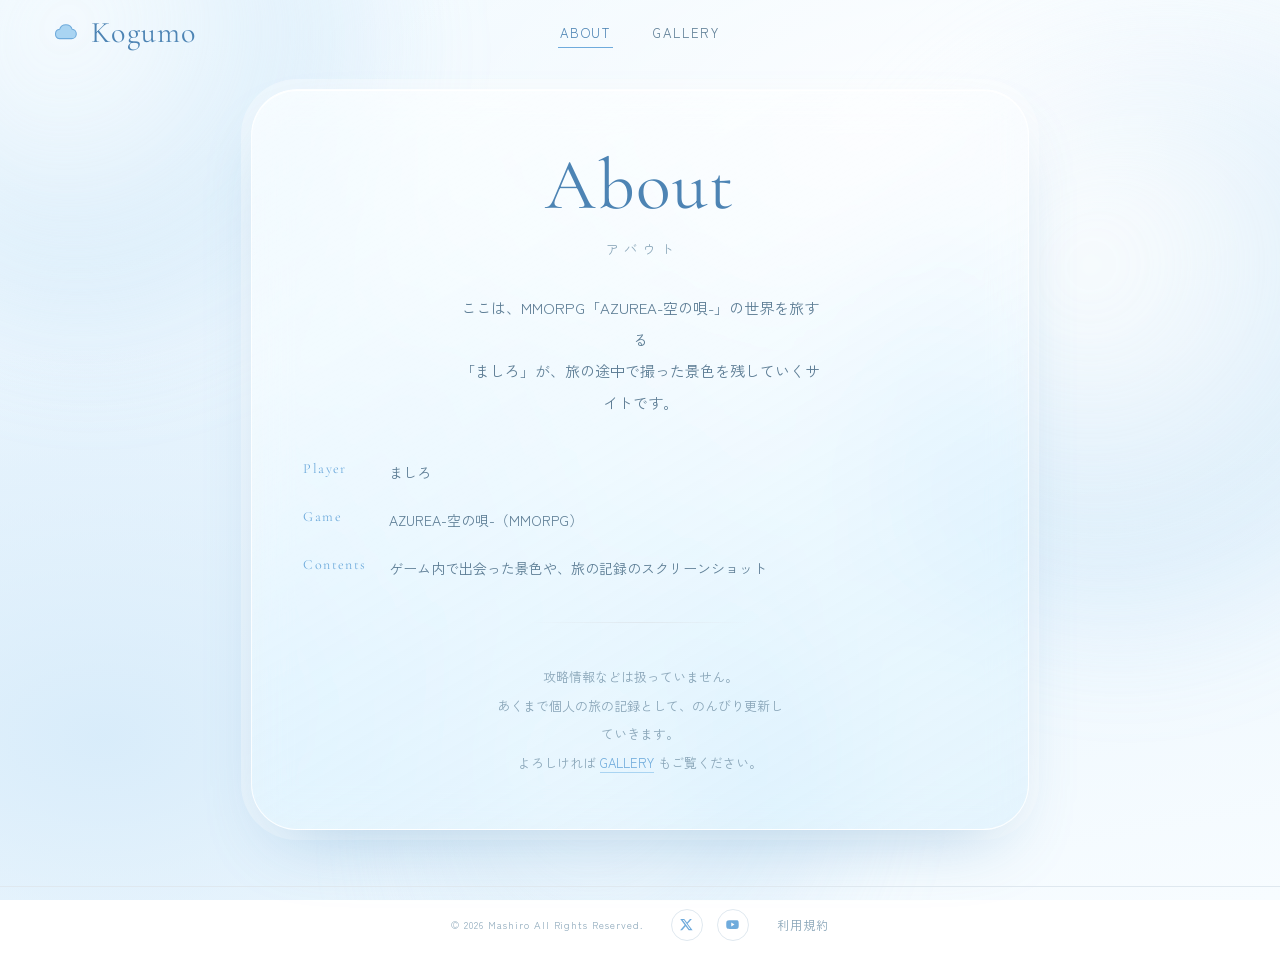
<file: about.html>
<!DOCTYPE html>
<html lang="ja">
<head>
<meta charset="UTF-8">
<meta name="viewport" content="width=device-width, initial-scale=1">
<title>Kogumo｜About</title>
<meta name="description" content="MMORPG「AZUREA-空の唄-」で遊ぶましろが、旅の記録を綴るサイトです。">

<link rel="preconnect" href="https://fonts.googleapis.com">
<link rel="preconnect" href="https://fonts.gstatic.com" crossorigin>
<link href="https://fonts.googleapis.com/css2?family=Cormorant+Garamond:wght@300;400;500&family=Zen+Kaku+Gothic+New:wght@400;500&family=Zen+Maru+Gothic:wght@400;500&display=swap" rel="stylesheet">
<link rel="stylesheet" href="styles.css">

<style>
/* このページだけで使うスタイル */
.about-title{
  text-align:center; margin-bottom:34px;
}
.about-title h1{
  margin:0; font-family:"Cormorant Garamond",serif; font-weight:400;
  font-size:clamp(46px,6vw,72px); letter-spacing:.02em; color:var(--blue-deep);
}
.about-title p{
  margin:10px 0 0; font-family:"Zen Maru Gothic",sans-serif;
  font-size:13px; letter-spacing:.42em; text-indent:.42em; color:var(--text-soft);
}

.about-lede{
  text-align:center; font-size:15px; line-height:2.1; color:var(--text);
  max-width:46ch; margin:0 auto 40px;
}

.about-grid{
  display:grid; grid-template-columns:auto 1fr; gap:20px 22px;
  align-items:start;
}
.about-grid dt{
  font-family:"Cormorant Garamond",serif; font-size:14px; letter-spacing:.1em;
  color:var(--blue-main); white-space:nowrap; padding-top:2px;
}
.about-grid dd{
  margin:0; font-size:14px; line-height:2; color:var(--text);
}

.about-divider{
  margin:40px auto; width:min(220px,70%); height:1px;
  background:linear-gradient(90deg, transparent, var(--gray-light), transparent);
}

.about-closing{
  text-align:center; font-size:13px; line-height:2.2; color:var(--text-soft);
  max-width:42ch; margin:0 auto;
}
.about-closing a{ color:var(--blue-main); border-bottom:1px solid var(--blue-pastel); }
.about-closing a:hover{ color:var(--blue-deep); }
</style>
</head>

<body>

<div class="aura" aria-hidden="true"><span></span><span></span><span></span></div>

<header class="header">
  <a class="brand" href="index.html">
    <svg viewBox="0 0 32 32" fill="none" aria-hidden="true">
      <path d="M9 22h13a5 5 0 0 0 .6-9.96A7 7 0 0 0 9.2 12.1 5 5 0 0 0 9 22Z" fill="#a9d4f2"/>
      <path d="M9 22h13a5 5 0 0 0 .6-9.96A7 7 0 0 0 9.2 12.1 5 5 0 0 0 9 22Z" stroke="#6fabdc" stroke-width="1.1"/>
    </svg>
    <span>Kogumo</span>
  </a>

  <nav class="nav" aria-label="メインメニュー">
    <a href="about.html" aria-current="page">ABOUT</a>
    <a href="index.html">GALLERY</a>
  </nav>

  <span aria-hidden="true"></span>
</header>

<main class="page-stage">
  <div class="glass-card">

    <div class="about-title">
      <h1>About</h1>
      <p>アバウト</p>
    </div>

    <p class="about-lede">
      ここは、MMORPG「AZUREA-空の唄-」の世界を旅する<br>
      「ましろ」が、旅の途中で撮った景色を残していくサイトです。
    </p>

    <dl class="about-grid">
      <dt>Player</dt>
      <dd>ましろ</dd>

      <dt>Game</dt>
      <dd>AZUREA-空の唄-（MMORPG）</dd>

      <dt>Contents</dt>
      <dd>ゲーム内で出会った景色や、旅の記録のスクリーンショット</dd>
    </dl>

    <div class="about-divider"></div>

    <p class="about-closing">
      攻略情報などは扱っていません。<br>
      あくまで個人の旅の記録として、のんびり更新していきます。<br>
      よろしければ <a href="index.html">GALLERY</a> もご覧ください。
    </p>

  </div>
</main>

<footer class="footer">
  <small>© 2026 Mashiro All Rights Reserved.</small>
  <div class="sns">
    <a href="https://x.com/ma_0v0_46" target="_blank" rel="noopener" aria-label="X">
      <svg viewBox="0 0 24 24" fill="currentColor"><path d="M17.5 3h3.1l-6.8 7.8L21.8 21h-6.3l-4.9-6.4L4.9 21H1.8l7.3-8.3L2 3h6.4l4.4 5.9L17.5 3Zm-1.1 16.1h1.7L7.7 4.8H5.9l10.5 14.3Z"/></svg>
    </a>
    <a href="https://www.youtube.com/channel/UCzoIOdyyVzX6etxbsx5LJBw/" target="_blank" rel="noopener" aria-label="YouTube">
      <svg viewBox="0 0 24 24" fill="currentColor"><path d="M22 12s0-3.3-.4-4.9a2.6 2.6 0 0 0-1.8-1.8C18.2 5 12 5 12 5s-6.2 0-7.8.4a2.6 2.6 0 0 0-1.8 1.8C2 8.7 2 12 2 12s0 3.3.4 4.9c.2.9.9 1.6 1.8 1.8 1.6.3 7.8.3 7.8.3s6.2 0 7.8-.4a2.6 2.6 0 0 0 1.8-1.8c.4-1.5.4-4.8.4-4.8Zm-12 3.1V8.9l5.2 3.1-5.2 3.1Z"/></svg>
    </a>
  </div>
  <nav>
    <a href="terms.html">利用規約</a>
  </nav>
</footer>

</body>
</html>
</file>
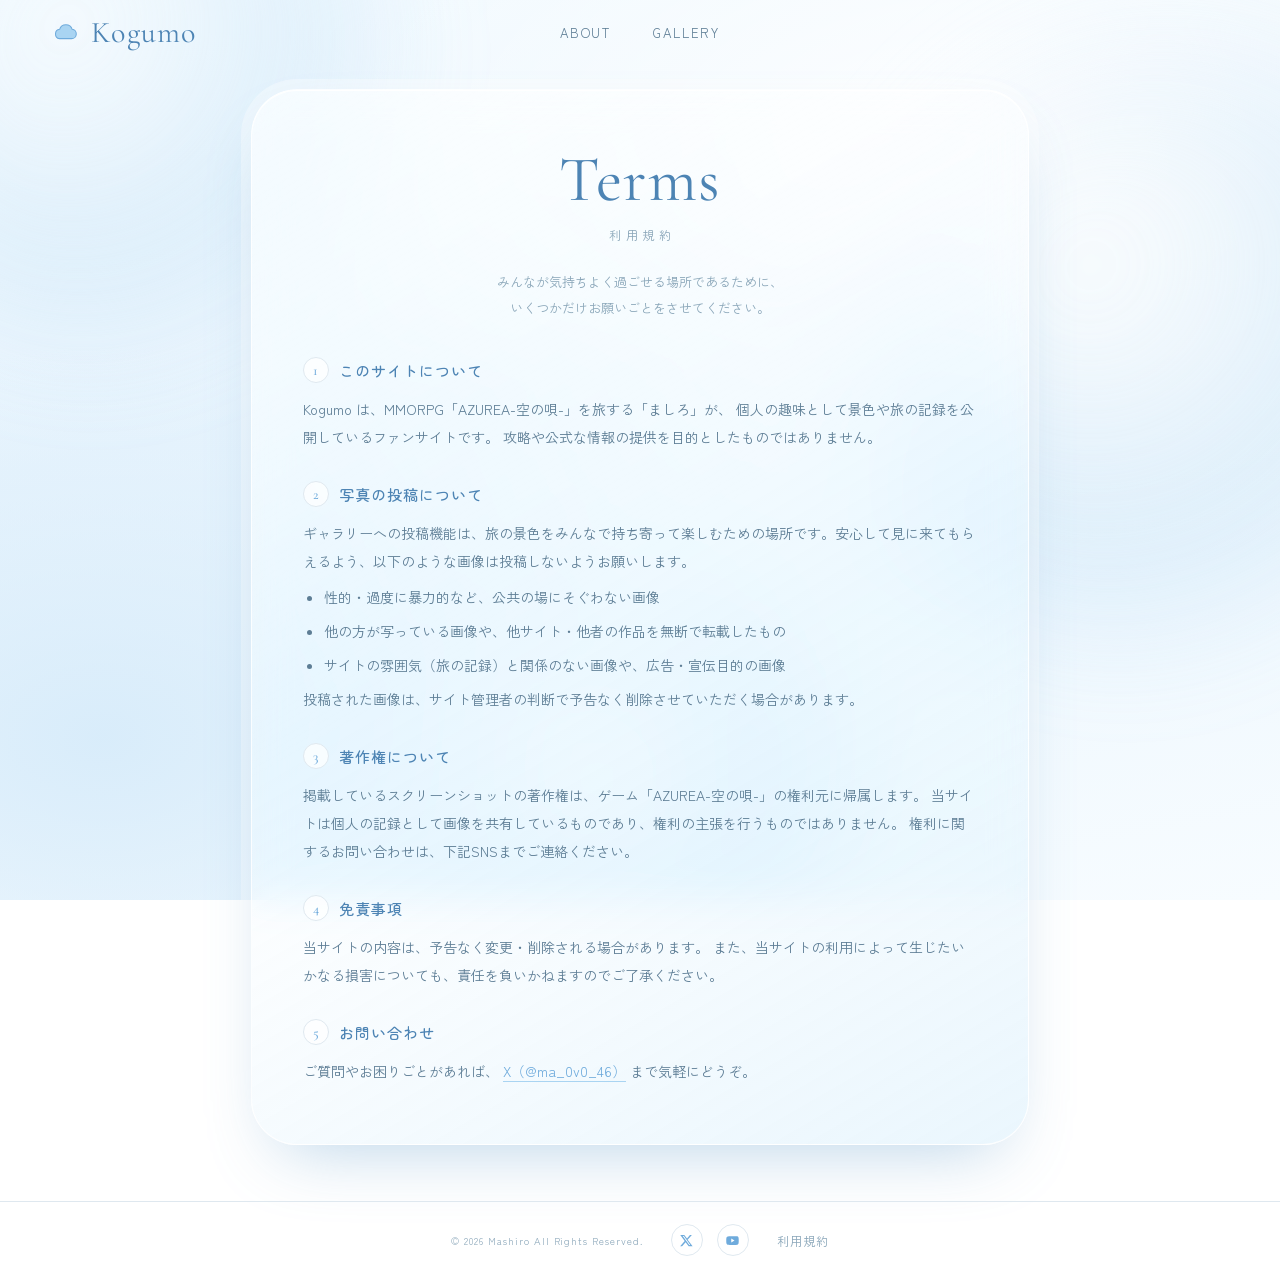
<file: terms.html>
<!DOCTYPE html>
<html lang="ja">
<head>
<meta charset="UTF-8">
<meta name="viewport" content="width=device-width, initial-scale=1">
<title>Kogumo｜利用規約</title>
<meta name="description" content="Kogumo（雲の妖精たちのギャラリーサイト）の利用規約です。">

<link rel="preconnect" href="https://fonts.googleapis.com">
<link rel="preconnect" href="https://fonts.gstatic.com" crossorigin>
<link href="https://fonts.googleapis.com/css2?family=Cormorant+Garamond:wght@300;400;500&family=Zen+Kaku+Gothic+New:wght@400;500&family=Zen+Maru+Gothic:wght@400;500&display=swap" rel="stylesheet">
<link rel="stylesheet" href="styles.css">

<style>
.terms-title{ text-align:center; margin-bottom:12px; }
.terms-title h1{
  margin:0; font-family:"Cormorant Garamond",serif; font-weight:400;
  font-size:clamp(40px,5.6vw,64px); letter-spacing:.02em; color:var(--blue-deep);
}
.terms-title p{
  margin:8px 0 0; font-family:"Zen Maru Gothic",sans-serif;
  font-size:12px; letter-spacing:.38em; text-indent:.38em; color:var(--text-soft);
}

.terms-note{
  text-align:center; font-size:13px; line-height:2; color:var(--text-soft);
  max-width:44ch; margin:26px auto 36px;
}

.terms-section{ margin-bottom:30px; }
.terms-section:last-of-type{ margin-bottom:0; }
.terms-section h2{
  display:flex; align-items:center; gap:10px;
  margin:0 0 12px; font-family:"Zen Maru Gothic",sans-serif; font-weight:500;
  font-size:15px; letter-spacing:.06em; color:var(--blue-deep);
}
.terms-section h2 .num{
  flex:none; width:26px; height:26px; display:grid; place-items:center;
  border-radius:50%; background:rgba(255,255,255,.7); border:1px solid var(--gray-light);
  font-family:"Cormorant Garamond",serif; font-size:14px; color:var(--blue-main);
}
.terms-section p, .terms-section li{
  font-size:14px; line-height:2; color:var(--text); margin:0 0 8px;
}
.terms-section ul{ margin:0; padding-left:1.3em; }
.terms-section ul li{ margin-bottom:6px; }
.terms-section a{ color:var(--blue-main); border-bottom:1px solid var(--blue-pastel); }
.terms-section a:hover{ color:var(--blue-deep); }
</style>
</head>

<body>

<div class="aura" aria-hidden="true"><span></span><span></span><span></span></div>

<header class="header">
  <a class="brand" href="index.html">
    <svg viewBox="0 0 32 32" fill="none" aria-hidden="true">
      <path d="M9 22h13a5 5 0 0 0 .6-9.96A7 7 0 0 0 9.2 12.1 5 5 0 0 0 9 22Z" fill="#a9d4f2"/>
      <path d="M9 22h13a5 5 0 0 0 .6-9.96A7 7 0 0 0 9.2 12.1 5 5 0 0 0 9 22Z" stroke="#6fabdc" stroke-width="1.1"/>
    </svg>
    <span>Kogumo</span>
  </a>

  <nav class="nav" aria-label="メインメニュー">
    <a href="about.html">ABOUT</a>
    <a href="index.html">GALLERY</a>
  </nav>

  <span aria-hidden="true"></span>
</header>

<main class="page-stage">
  <div class="glass-card">

    <div class="terms-title">
      <h1>Terms</h1>
      <p>利用規約</p>
    </div>

    <p class="terms-note">
      みんなが気持ちよく過ごせる場所であるために、<br>
      いくつかだけお願いごとをさせてください。
    </p>

    <section class="terms-section">
      <h2><span class="num">1</span>このサイトについて</h2>
      <p>
        Kogumo は、MMORPG「AZUREA-空の唄-」を旅する「ましろ」が、
        個人の趣味として景色や旅の記録を公開しているファンサイトです。
        攻略や公式な情報の提供を目的としたものではありません。
      </p>
    </section>

    <section class="terms-section">
      <h2><span class="num">2</span>写真の投稿について</h2>
      <p>ギャラリーへの投稿機能は、旅の景色をみんなで持ち寄って楽しむための場所です。安心して見に来てもらえるよう、以下のような画像は投稿しないようお願いします。</p>
      <ul>
        <li>性的・過度に暴力的など、公共の場にそぐわない画像</li>
        <li>他の方が写っている画像や、他サイト・他者の作品を無断で転載したもの</li>
        <li>サイトの雰囲気（旅の記録）と関係のない画像や、広告・宣伝目的の画像</li>
      </ul>
      <p>
        投稿された画像は、サイト管理者の判断で予告なく削除させていただく場合があります。
      </p>
    </section>

    <section class="terms-section">
      <h2><span class="num">3</span>著作権について</h2>
      <p>
        掲載しているスクリーンショットの著作権は、ゲーム「AZUREA-空の唄-」の権利元に帰属します。
        当サイトは個人の記録として画像を共有しているものであり、権利の主張を行うものではありません。
        権利に関するお問い合わせは、下記SNSまでご連絡ください。
      </p>
    </section>

    <section class="terms-section">
      <h2><span class="num">4</span>免責事項</h2>
      <p>
        当サイトの内容は、予告なく変更・削除される場合があります。
        また、当サイトの利用によって生じたいかなる損害についても、責任を負いかねますのでご了承ください。
      </p>
    </section>

    <section class="terms-section">
      <h2><span class="num">5</span>お問い合わせ</h2>
      <p>
        ご質問やお困りごとがあれば、
        <a href="https://x.com/ma_0v0_46" target="_blank" rel="noopener">X（@ma_0v0_46）</a>
        まで気軽にどうぞ。
      </p>
    </section>

  </div>
</main>

<footer class="footer">
  <small>© 2026 Mashiro All Rights Reserved.</small>
  <div class="sns">
    <a href="https://x.com/ma_0v0_46" target="_blank" rel="noopener" aria-label="X">
      <svg viewBox="0 0 24 24" fill="currentColor"><path d="M17.5 3h3.1l-6.8 7.8L21.8 21h-6.3l-4.9-6.4L4.9 21H1.8l7.3-8.3L2 3h6.4l4.4 5.9L17.5 3Zm-1.1 16.1h1.7L7.7 4.8H5.9l10.5 14.3Z"/></svg>
    </a>
    <a href="https://www.youtube.com/channel/UCzoIOdyyVzX6etxbsx5LJBw/" target="_blank" rel="noopener" aria-label="YouTube">
      <svg viewBox="0 0 24 24" fill="currentColor"><path d="M22 12s0-3.3-.4-4.9a2.6 2.6 0 0 0-1.8-1.8C18.2 5 12 5 12 5s-6.2 0-7.8.4a2.6 2.6 0 0 0-1.8 1.8C2 8.7 2 12 2 12s0 3.3.4 4.9c.2.9.9 1.6 1.8 1.8 1.6.3 7.8.3 7.8.3s6.2 0 7.8-.4a2.6 2.6 0 0 0 1.8-1.8c.4-1.5.4-4.8.4-4.8Zm-12 3.1V8.9l5.2 3.1-5.2 3.1Z"/></svg>
    </a>
  </div>
  <nav>
    <a href="terms.html">利用規約</a>
  </nav>
</footer>

</body>
</html>
</file>
<file: styles.css>
/* =========================================================
   Kogumo 共通スタイル
   index.html / about.html / terms.html で共有しています。
   色や余白を変えたいときは、まずこのファイルの :root を確認してください。
   ========================================================= */

/* =========================================================
   1. カラー・サイズなどの設定
   ========================================================= */
:root{
  --white:        #ffffff;
  --sky-pale:     #eaf4fd;   /* 背景の淡い水色 */
  --sky-light:    #d6ebfa;
  --blue-pastel:  #a9d4f2;   /* パステルブルー */
  --blue-main:    #6fabdc;   /* メインのスカイブルー（リンク・枠） */
  --blue-deep:    #4d84b4;   /* 見出し文字 */
  --gray-light:   #dfe8ef;   /* 罫線 */
  --text:         #5d7d95;   /* 本文 */
  --text-soft:    #8aa6b9;   /* 補助テキスト */

  --glass-bg:     rgba(255,255,255,.42);
  --glass-line:   rgba(255,255,255,.85);
  --glass-glow:   rgba(150,205,245,.35);

  --radius-lg: 46px;
  --radius-md: 26px;
  --radius-sm: 14px;

  --ease: cubic-bezier(.22,.68,.31,1);
}

/* =========================================================
   2. ベース
   ========================================================= */
*{ box-sizing:border-box; }
html,body{ margin:0; padding:0; }
html{ scroll-behavior:smooth; }

body{
  min-height:100vh;
  display:flex;
  flex-direction:column;
  font-family:"Zen Kaku Gothic New","Hiragino Kaku Gothic ProN",sans-serif;
  color:var(--text);
  background:
    radial-gradient(1200px 700px at 78% 18%, rgba(255,255,255,.95), rgba(255,255,255,0) 60%),
    radial-gradient(900px 600px at 8% 82%, rgba(214,235,250,.9), rgba(255,255,255,0) 65%),
    linear-gradient(170deg,#f4fbff 0%,#e8f4fd 42%,#f7fcff 100%);
  background-attachment:fixed;
  -webkit-font-smoothing:antialiased;
  overflow-x:hidden;
}

/* 背景に浮かぶ、ぼんやりした光の玉 */
.aura{ position:fixed; inset:0; pointer-events:none; z-index:0; overflow:hidden; }
.aura span{
  position:absolute; border-radius:50%; filter:blur(60px); opacity:.55;
  background:radial-gradient(circle at 35% 35%, #ffffff, rgba(169,212,242,.5) 55%, rgba(169,212,242,0) 72%);
  animation:drift 26s var(--ease) infinite alternate;
}
.aura span:nth-child(1){ width:520px; height:520px; top:-160px; left:-120px; }
.aura span:nth-child(2){ width:420px; height:420px; bottom:-140px; left:34%; animation-duration:34s; }
.aura span:nth-child(3){ width:600px; height:600px; top:6%; right:-200px; animation-duration:30s; }
@keyframes drift{ from{ transform:translate3d(0,0,0);} to{ transform:translate3d(0,-38px,0);} }

a{ color:inherit; text-decoration:none; }
img{ display:block; max-width:100%; }
button{ font:inherit; color:inherit; border:0; background:none; cursor:pointer; }
:focus-visible{ outline:2px solid var(--blue-main); outline-offset:3px; border-radius:6px; }

@keyframes rise{ from{ opacity:0; transform:translateY(22px);} to{ opacity:1; transform:none;} }

/* =========================================================
   3. ヘッダー
   ========================================================= */
.header{
  position:relative; z-index:5;
  display:grid; grid-template-columns:1fr auto 1fr; align-items:center; gap:32px;
  padding:14px clamp(20px,4vw,56px);
}
.brand{ display:flex; align-items:center; gap:10px; justify-self:start; }
.brand svg{ width:30px; height:30px; }
.brand span{
  font-family:"Cormorant Garamond",serif;
  font-size:30px; letter-spacing:.04em; color:var(--blue-deep);
}
.nav{ display:flex; gap:clamp(16px,3vw,44px); }
.nav a{
  position:relative; font-size:13px; letter-spacing:.14em;
  color:var(--text); padding:6px 2px; transition:color .3s var(--ease);
}
.nav a::after{
  content:""; position:absolute; left:0; right:0; bottom:0; height:1.5px;
  background:var(--blue-main); transform:scaleX(0); transform-origin:center;
  transition:transform .35s var(--ease);
}
.nav a:hover{ color:var(--blue-main); }
.nav a:hover::after,
.nav a[aria-current="page"]::after{ transform:scaleX(1); }
.nav a[aria-current="page"]{ color:var(--blue-deep); }

/* =========================================================
   4. フッター
   ========================================================= */
.footer{
  position:relative; z-index:2;
  display:flex; flex-wrap:wrap; gap:10px 28px;
  align-items:center; justify-content:center;
  padding:22px clamp(20px,4vw,56px) 28px;
  border-top:1px solid var(--gray-light);
  font-size:12px; letter-spacing:.08em; color:var(--text-soft);
}
.footer nav{ display:flex; gap:22px; }
.footer a{ transition:color .3s var(--ease); }
.footer a:hover{ color:var(--blue-main); }
.sns{ display:flex; gap:14px; }
.sns a{
  width:32px; height:32px; display:grid; place-items:center; border-radius:50%;
  background:rgba(255,255,255,.7); border:1px solid var(--gray-light);
  color:var(--blue-main);
  transition:transform .3s var(--ease), box-shadow .3s var(--ease);
}
.sns a:hover{ transform:translateY(-3px); box-shadow:0 8px 18px -8px rgba(90,160,215,.7); }
.sns svg{ width:15px; height:15px; }

/* =========================================================
   5. 汎用の「ガラスカード」（ABOUT / 利用規約 ページで使用）
   ========================================================= */
.glass-card{
  position:relative;
  padding:clamp(28px,4vw,52px);
  border-radius:var(--radius-lg);
  background:linear-gradient(150deg, rgba(255,255,255,.72), rgba(255,255,255,.34) 46%, rgba(214,238,252,.5));
  border:1px solid var(--glass-line);
  backdrop-filter:blur(18px) saturate(150%);
  -webkit-backdrop-filter:blur(18px) saturate(150%);
  box-shadow:
    0 30px 70px -30px rgba(88,150,200,.45),
    0 0 0 10px rgba(255,255,255,.35),
    inset 0 1px 0 rgba(255,255,255,.95);
  animation:rise .9s var(--ease) both;
}

.page-stage{
  position:relative; z-index:2; flex:1;
  width:100%; max-width:880px; margin:0 auto;
  padding:24px clamp(20px,4vw,56px) 56px;
}

@media (prefers-reduced-motion:reduce){
  *,*::before,*::after{ animation:none !important; transition-duration:.01ms !important; }
}
</file>
